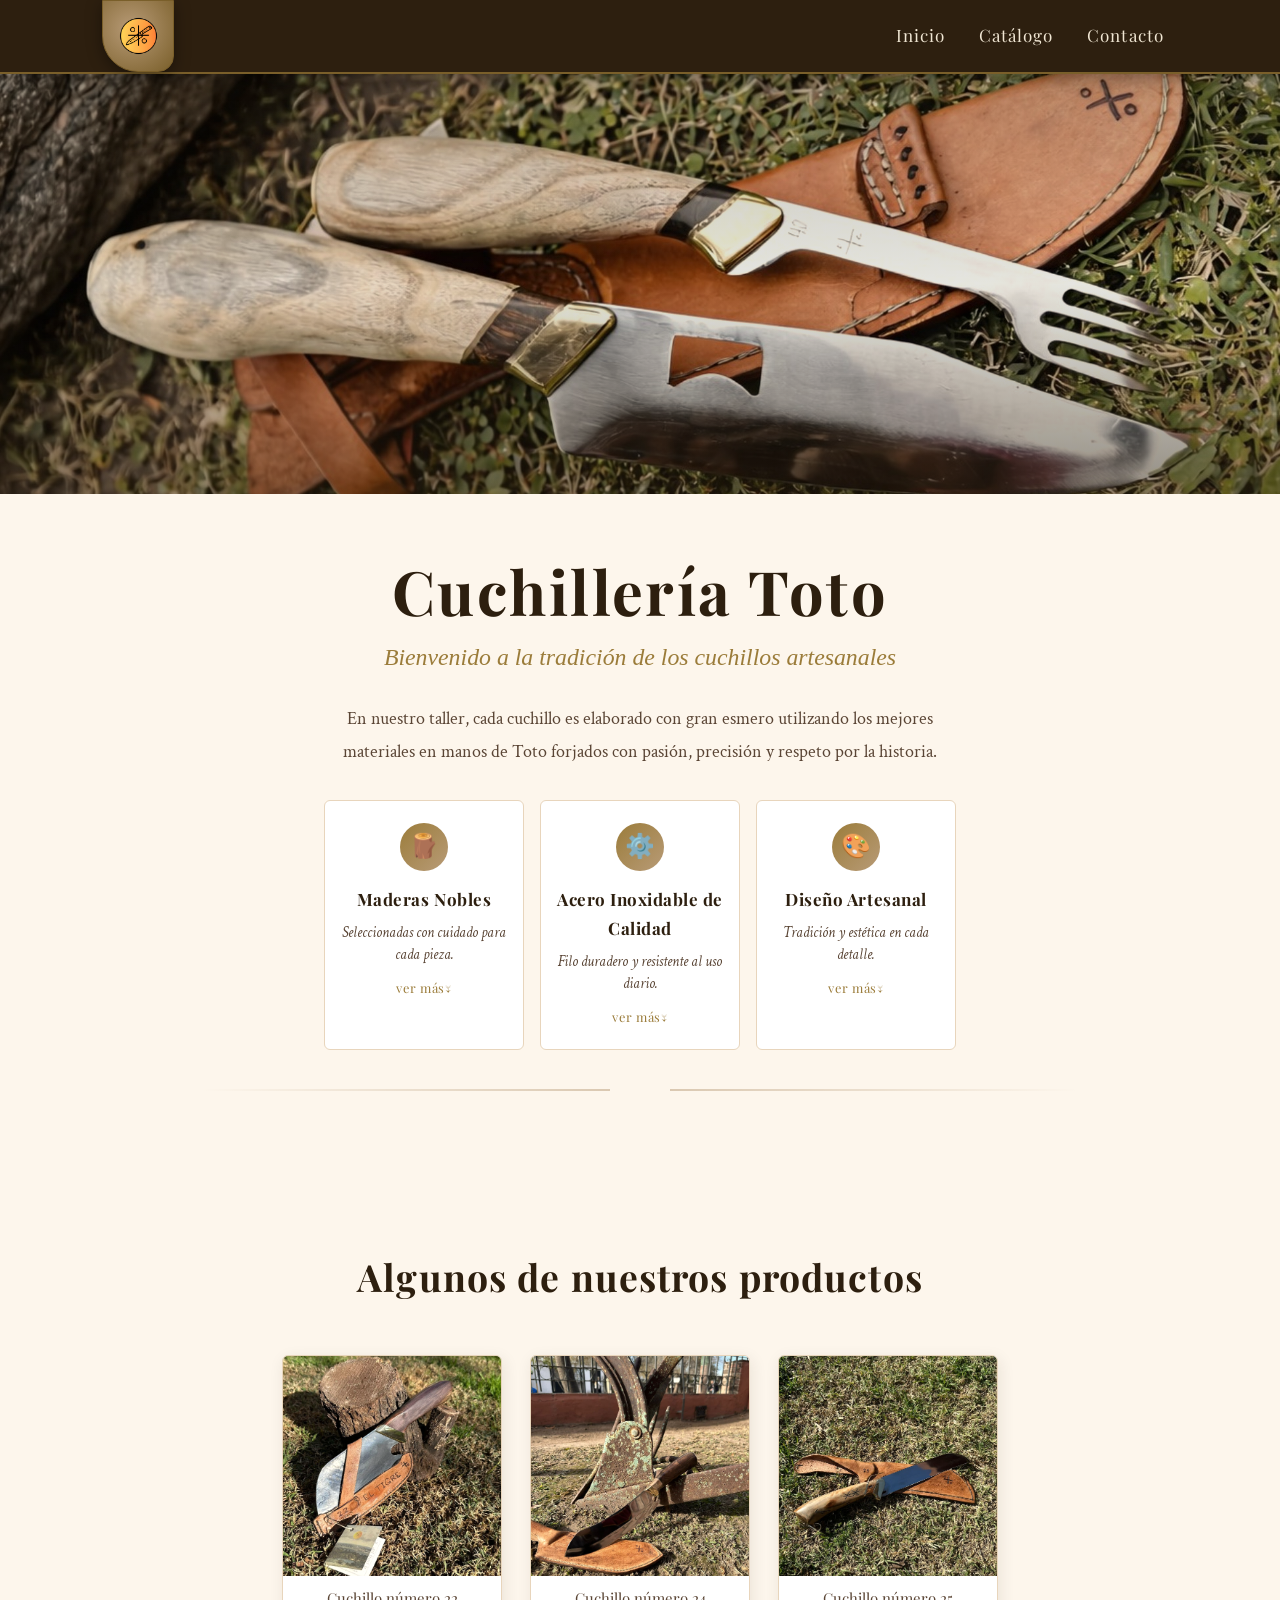
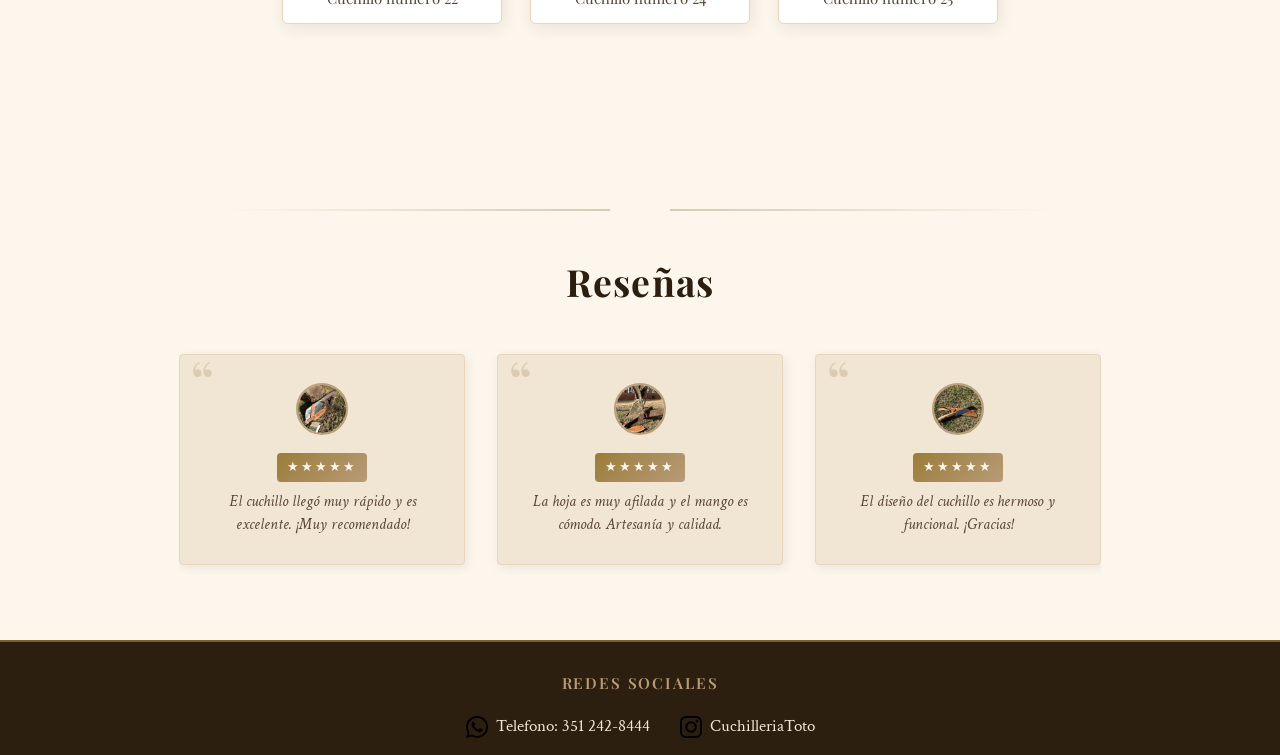
<file: index.html>
<!DOCTYPE html>
<html lang="es">
<head>
    <meta charset="UTF-8">
    <meta name="viewport" content="width=device-width, initial-scale=1.0">
    <link rel="shortcut icon" href="./recursos/imagenes/LogoFinal.png" type="image/png">
    <title>Cuchillería Toto</title>
    <link rel="stylesheet" href="./recursos/css/index.css">
    <script type="module" src="./recursos/js/index.js"></script>
</head>
<body>
    <header>
        <div class="logo">
            <a href="index.html">  
                <img src="./recursos/imagenes/LogoFinal.png" alt="Logo" width="40">
            </a>
        </div>
        <nav class="nav">
            <ul>
                <li><a href="index.html">Inicio</a></li>
                <li><a href="catalogo.html">Catálogo</a></li>
                <li><a href="contacto.html">Contacto</a></li>
            </ul>
        </nav>
    </header>

    <section class="hero">
        <img src="./recursos/imagenes/ImagenHero.jpg" alt="Cuchillo principal" class="hero-img">
    </section>

    <section class="presentacion">
        <h1>Cuchillería Toto</h1>
        <h2>Bienvenido a la tradición de los cuchillos artesanales</h2>
        <p>
            En nuestro taller, cada cuchillo es elaborado con gran esmero utilizando los mejores materiales en manos de Toto forjados con pasión, precisión y respeto por la historia. 
        </p>
            <div class="pilares-grid">
  <div class="pilar-card" onclick="this.classList.toggle('abierto')">
    <div class="pilar-icono">🪵</div>
    <div class="pilar-titulo">Maderas Nobles</div>
    <div class="pilar-desc">Seleccionadas con cuidado para cada pieza.</div>
    <span class="pilar-ver-mas">ver más</span>
    <div class="pilar-detalle">Quebracho, guayacán, lapacho, entre otras elegidas por su dureza y veta natural para garantizar durabilidad y belleza.</div>
  </div>
  <div class="pilar-card" onclick="this.classList.toggle('abierto')">
    <div class="pilar-icono">⚙️</div>
    <div class="pilar-titulo">Acero Inoxidable de Calidad</div>
    <div class="pilar-desc">Filo duradero y resistente al uso diario.</div>
    <span class="pilar-ver-mas">ver más</span>
    <div class="pilar-detalle">Tratado térmicamente para garantizar resistencia y un corte preciso que se mantiene en el tiempo.</div>
  </div>
  <div class="pilar-card" onclick="this.classList.toggle('abierto')">
    <div class="pilar-icono">🎨</div>
    <div class="pilar-titulo">Diseño Artesanal</div>
    <div class="pilar-desc">Tradición y estética en cada detalle.</div>
    <span class="pilar-ver-mas">ver más</span>
    <div class="pilar-detalle">Cada cuchillo tiene identidad propia con acabados y proporciones que reflejan el carácter único del taller.</div>
  </div>
</div>
        <hr class="linea-decorativa">
    </section>
    <section class="productos" id="cuchillos-lista">
        <h3>Algunos de nuestros productos</h3>
        <div class="productos-lista">
        </div>
    </section>
    <section class="reseñas">
        <hr class="linea-decorativa">
        <h3>Reseñas</h3>
        <div class="reseñas-lista">
            <article>
                <img src="./recursos/imagenes/Cuchillo N22 con funda.jpg" width="50" alt="Reseña 1">
                <div class="estrellas">★★★★★</div>
                <p>El cuchillo llegó muy rápido y es excelente. ¡Muy recomendado!</p>
            </article>
            <article>
                <img src="./recursos/imagenes/Cuchillo N24 sin funda acostado.jpg" width="50" alt="Reseña 2">
                <div class="estrellas">★★★★★</div>
                <p>La hoja es muy afilada y el mango es cómodo. Artesanía y calidad.</p>
            </article>
            <article>
                <img src="./recursos/imagenes/Cuchillo N25 de costado derecha.jpg" width="50" alt="Reseña 3">
                <div class="estrellas">★★★★★</div>
                <p>El diseño del cuchillo es hermoso y funcional. ¡Gracias!</p>
            </article>
        </div>
    </section>
    <footer>
        <div>
            <h4>Redes Sociales</h4>
            <ul>
                <li>
                    <a href="https://wa.me/3512428444" target="nuevo">
                        <img src="./recursos/imagenes/whatsapp.png" alt="whatsapp" width="20">
                        Telefono: 351 242-8444
                    </a>
                </li>
                <li>
                    <a href="https://www.instagram.com/cuchilleriatoto?igsh=MWNwNGl0OW1ucXQxNw==" target="nuevo">
                        <img src="./recursos/imagenes/Logo ig.png" alt="Instagram" width="20">
                        CuchilleriaToto
                    </a>
                </li>
            </ul>
        </div>
    </footer>
</body>
</html>
</file>
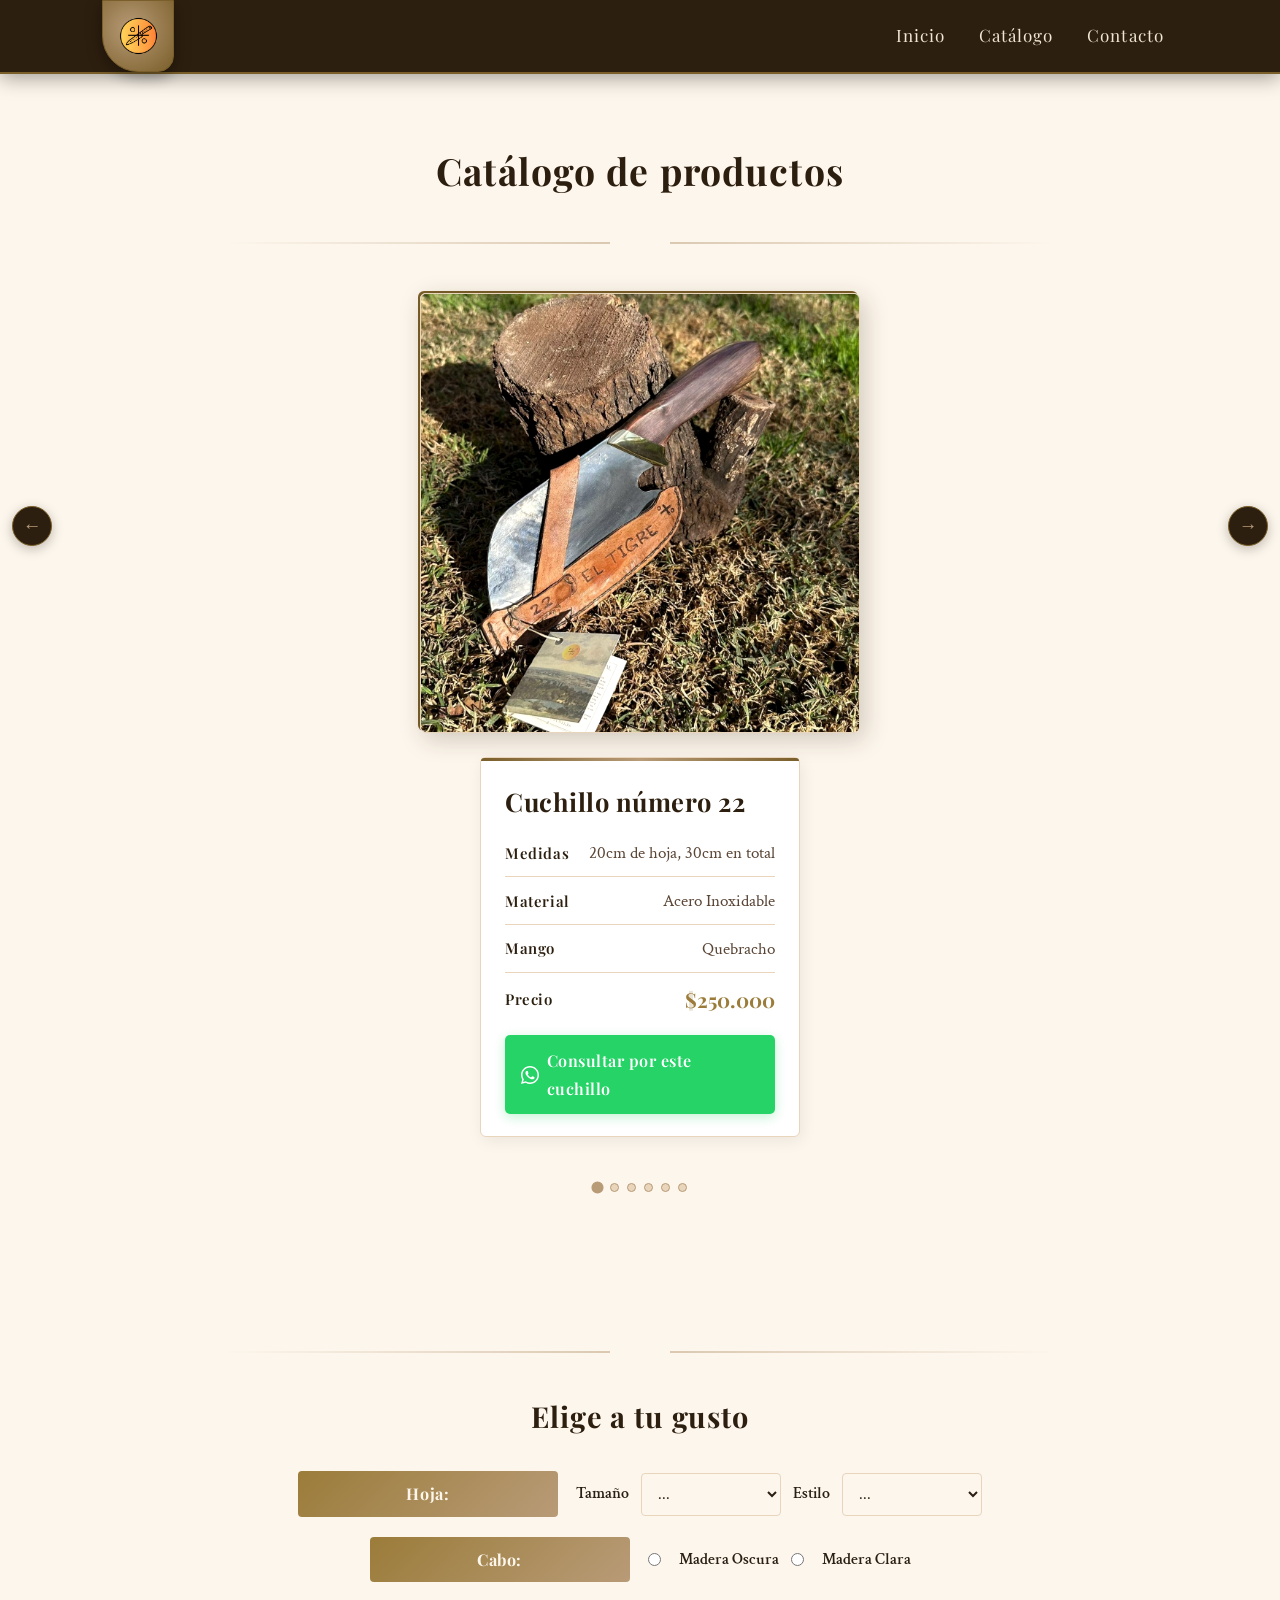
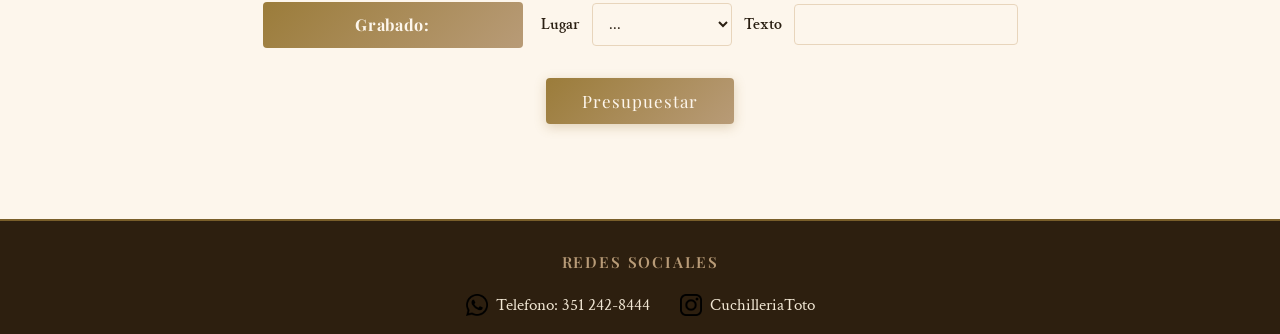
<file: catalogo.html>
<!DOCTYPE html>
<html lang="es">
<head>
    <meta charset="UTF-8">
    <meta name="viewport" content="width=device-width, initial-scale=1.0">
    <link rel="shortcut icon" href="./recursos/imagenes/LogoFinal.png" type="image/png">
    <title>Catálogo | Cuchillería Toto</title>
    <link rel="stylesheet" href="./recursos/css/index.css">
    <script type="module" src="./recursos/js/index.js"></script>
    <script type="module" src="./recursos/js/mensaje.js"></script>
</head>
<body>
    <header>
        <div class="logo">
            <a href="index.html">
                <img src="./recursos/imagenes/LogoFinal.png" alt="Logo" width="40">
            </a>
        </div>
        <nav class="nav">
            <ul>
                <li><a href="index.html">Inicio</a></li>
                <li><a href="catalogo.html">Catálogo</a></li>
                <li><a href="contacto.html">Contacto</a></li>
            </ul>
        </nav>
    </header>
    <main>
        <section class="catalogo-productos" id="cuchillos-catalogo">
            <h2>Catálogo de productos</h2>
            <hr class="linea-decorativa">
            <div class="catalogo-lista">
            </div>
        </section>
        <section class="catalogo-productos">
            <hr class="linea-decorativa">
            <h3>Elige a tu gusto</h3>
            <form action="catalogo.html" method="post" class="catalogo-form">
                <div class="catalogo-form-row">
                    <label class="catalogo-label"><strong>Hoja:</strong></label>
                    <span>
                        <label for="tamano">Tamaño</label>
                        <select name="tamano" id="tamano">
                            <option value="...">...</option>
                            <option value="10 - 12cm">10 - 12cm</option>
                            <option value="12 - 14cm">12 - 14cm</option>
                            <option value="14 - 16cm">14 - 16cm</option>
                            <option value="16 - 18cm">16 - 18cm</option>
                        </select>
                        <label for="estilo">Estilo</label>
                        <select name="estilo" id="estilo">
                            <option value="...">...</option>
                            <option value="Pulida">Pulida</option>
                            <option value="Golpeada">Golpeada</option>
                            <option value="Rustica">Rústica</option>
                        </select>
                    </span>
                </div>
                <div class="catalogo-form-row">
                    <label class="catalogo-label" ><strong>Cabo:</strong></label>
                    <span>
                        <input type="radio" name="cabo" value="Madera Oscura" id="cabo-oscura">
                        <label for="cabo-oscura">Madera Oscura</label>
                        <input type="radio" name="cabo" value="Madera Clara" id="cabo-clara">
                        <label for="cabo-clara">Madera Clara</label>
                    </span>
                </div>
                <div class="catalogo-form-row">
                    <label class="catalogo-label"><strong>Grabado:</strong></label>
                    <span>
                        <label for="grabado-lugar">Lugar</label>
                        <select name="grabado-lugar" id="grabado-lugar">
                            <option value="...">...</option>
                            <option value="Hoja">Hoja</option>
                            <option value="Cabo">Cabo</option>
                            <option value="Vaina">Vaina</option>
                        </select>
                        <label for="grabado-texto">Texto</label>
                        <input type="text" name="grabado-texto" id="grabado-texto">
                    </span>
                </div>
                <button type="submit" id="boton-consulta">Presupuestar</button>
            </form>
        </section>
    </main>
    <footer>
        <div>
            <h4>Redes Sociales</h4>
            <ul>
                <li>
                    <a href="https://wa.me/3512428444" target="nuevo">
                        <img src="./recursos/imagenes/whatsapp.png" alt="whatsapp" width="20">
                        Telefono: 351 242-8444
                    </a>
                </li>
                <li>
                    <a href="https://www.instagram.com/cuchilleriatoto?igsh=MWNwNGl0OW1ucXQxNw==" target="nuevo">
                        <img src="./recursos/imagenes/Logo ig.png" alt="Instagram" width="20">
                        CuchilleriaToto
                    </a>
                </li>
            </ul>
        </div>
    </footer>
</body>
</html>
</file>
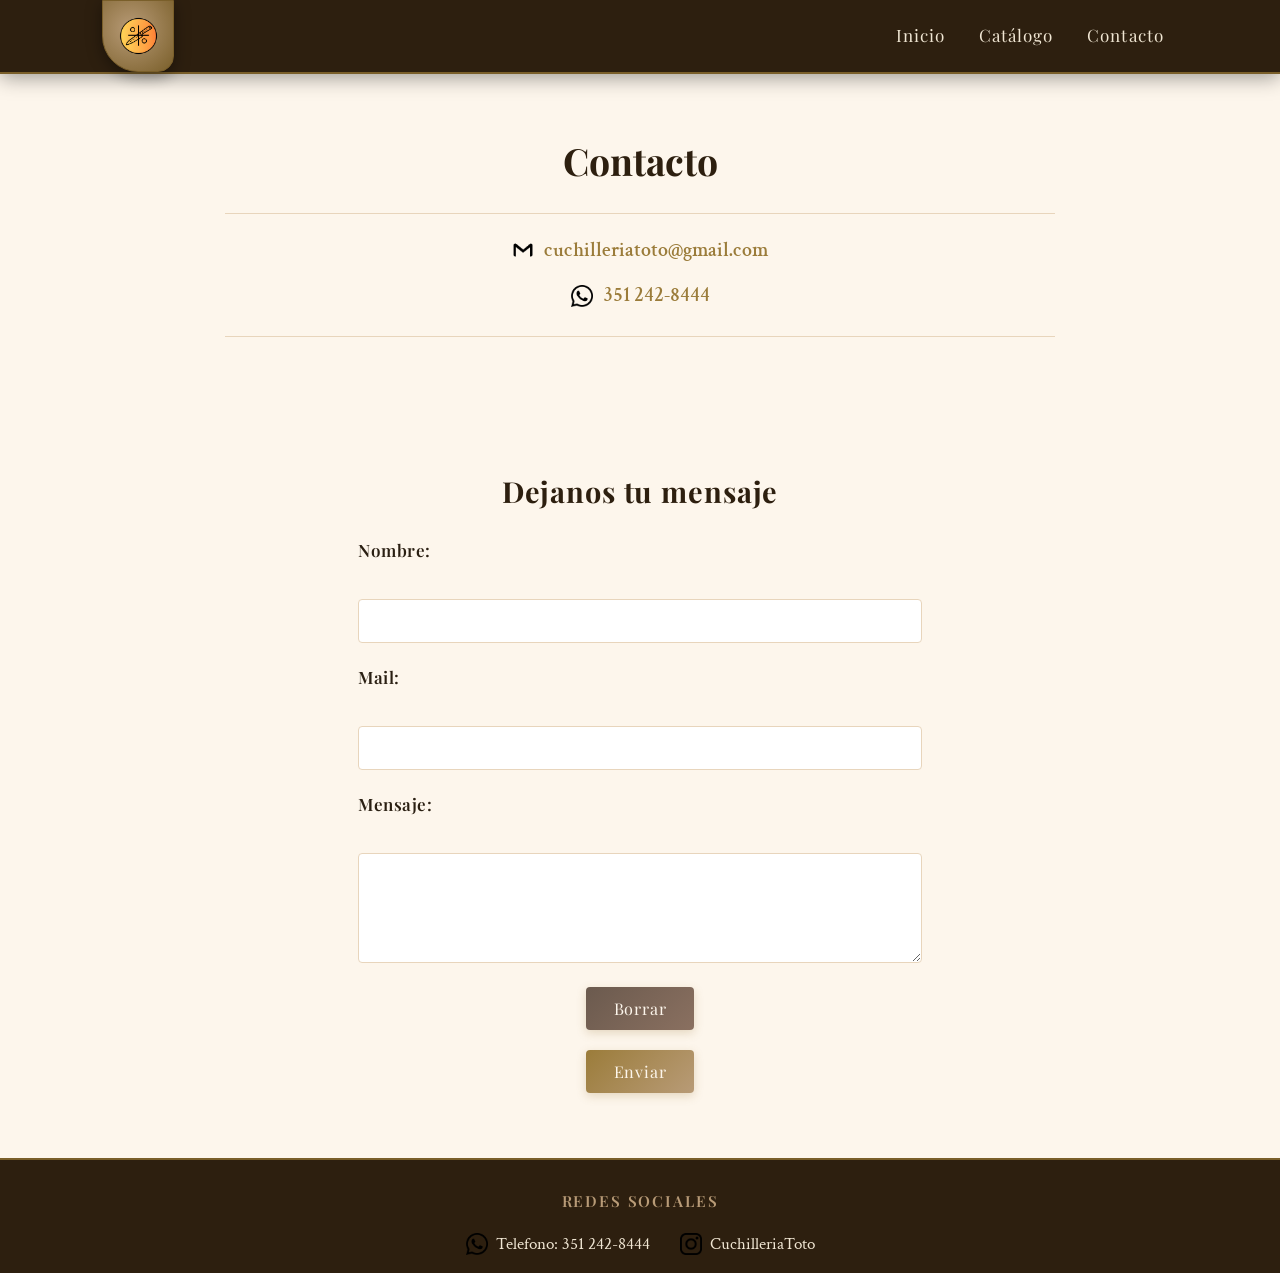
<file: contacto.html>
<!DOCTYPE html>
<html lang="es">
<head>
    <meta charset="UTF-8">
    <meta name="viewport" content="width=device-width, initial-scale=1.0">
    <link rel="shortcut icon" href="./recursos/imagenes/LogoFinal.png" type="image/png">
    <title>Contacto | Cuchillería Toto</title>
    <link rel="stylesheet" href="./recursos/css/index.css">
    <script type="module" src="./recursos/js/contacto.js"></script>
</head>
<body>
    <header>
        <div class="logo">
            <a href="index.html">
                <img src="./recursos/imagenes/LogoFinal.png" alt="Logo" width="40">
            </a>
        </div>
        <nav class="nav">
            <ul>
                <li><a href="index.html">Inicio</a></li>
                <li><a href="catalogo.html">Catálogo</a></li>
                <li><a href="contacto.html">Contacto</a></li>
            </ul>
        </nav>
    </header>
    <main>
        <section class="contacto-section">
            <h2>Contacto</h2>
            <hr>
            <div class="contacto-info">
                <p>
                  <a href="mailto:cuchilleriatoto@gmail.com?subject=Consulta&body=Hola%20Tomaas,%20tengo%20una%20consulta." target="nuevo">
                    <img src="./recursos/imagenes/gmail.png" alt="mail" width="20">
                    cuchilleriatoto@gmail.com
                  </a>
                </p>
                <p>
                  <a href="https://wa.me/3512428444" target="nuevo">
                        <img src="./recursos/imagenes/whatsapp.png" alt="whatsapp" width="20">
                        351 242-8444
                  </a>
                </p>
            </div>
            <hr>
        </section>
        <section class="contacto-section">
            <h3>Dejanos tu mensaje</h3>
            <form id="contacto-form" class="contacto-form">
                <label for="id-nombre">Nombre:</label>
                <br>
                <input type="text" name="nombre" id="id-nombre" required>
                <br>
                <label for="id-mail">Mail:</label>
                <br>
                <input type="email" name="mail" id="id-mail" required>
                <br>
                <label for="id-mensaje">Mensaje:</label>
                <br>
                <textarea name="mensaje" id="id-mensaje" rows="4" required></textarea>
                <br>
                <button type="reset">Borrar</button>
                <br>
                <button type="submit">Enviar</button>
            </form>
        </section>
    </main>
    <footer>
        <div>
            <h4>Redes Sociales</h4>
            <ul>
                <li>
                    <a href="https://wa.me/3512428444" target="nuevo">
                        <img src="./recursos/imagenes/whatsapp.png" alt="whatsapp" width="20">
                        Telefono: 351 242-8444
                    </a>
                </li>
                <li>
                    <a href="https://www.instagram.com/cuchilleriatoto?igsh=MWNwNGl0OW1ucXQxNw==" target="nuevo">
                        <img src="./recursos/imagenes/Logo ig.png" alt="Instagram" width="20">
                        CuchilleriaToto
                    </a>
                </li>
            </ul>
        </div>
    </footer>
    </body>
</html>
</file>
<file: recursos/css/index.css>
@import url('https://fonts.googleapis.com/css2?family=Playfair+Display:ital,wght@0,400;0,600;0,700;1,400&family=Crimson+Text:ital,wght@0,400;0,600;1,400&family=IM+Fell+English:ital@0;1&display=swap');

/* VARIABLES */
:root {
    --oro:       #b89b77;
    --oro-osc:   #9b7c3a;
    --oro-prof:  #7a5f2a;
    --tierra:    #2d1f0f;
    --crema:     #fdf6ec;
    --crema-osc: #f0e6d3;
    --crema-med: #e8d5bc;
    --texto:     #2a1f12;
    --texto-sua: #5a4535;
}

/* RESET */
* { margin: 0; padding: 0; box-sizing: border-box; }
html { scroll-behavior: smooth; }

/* BODY */
body {
    font-family: 'Crimson Text', Georgia, serif;
    background-color: var(--crema);
    color: var(--texto);
    display: flex;
    flex-direction: column;
    min-height: 100vh;
    font-size: 17px;
    line-height: 1.7;
}

/* HEADER */
header {
    background-color: var(--tierra);
    display: flex;
    align-items: center;
    justify-content: space-between;
    padding: 0 4vw;
    position: sticky;
    top: 0;
    z-index: 100;
    box-shadow: 0 3px 20px rgba(0,0,0,0.4);
    flex-wrap: wrap;
    gap: 8px;
    border-bottom: 2px solid var(--oro-prof);
    min-height: 64px;
}

header .logo a {
    display: flex;
    align-items: center;
    justify-content: center;
    width: 64px;
    height: 64px;
    background: radial-gradient(circle at 40% 40%, var(--oro), var(--oro-prof));
    border-radius: 0 0 16px 50%;
    box-shadow: 0 4px 16px rgba(0,0,0,0.4);
    flex-shrink: 0;
    border: 1.5px solid var(--oro-prof);
}

header .logo img { width: 55%; height: auto; }

nav.nav {
    flex-grow: 1;
    display: flex;
    justify-content: flex-end;
    align-items: center;
}

nav.nav ul {
    list-style: none;
    display: flex;
    gap: 4px;
    flex-wrap: wrap;
    justify-content: center;
}

nav.nav a {
    color: var(--crema-osc);
    text-decoration: none;
    font-family: 'Playfair Display', serif;
    font-size: 0.92em;
    font-weight: 400;
    letter-spacing: 0.06em;
    padding: 6px 14px;
    transition: color 0.3s;
    position: relative;
}

nav.nav a::after {
    content: '';
    position: absolute;
    bottom: 2px; left: 14px; right: 14px;
    height: 1px;
    background: var(--oro);
    transform: scaleX(0);
    transition: transform 0.3s;
}

nav.nav a:hover { color: var(--oro); }
nav.nav a:hover::after { transform: scaleX(1); }

/* HERO */
section.hero { position: relative; overflow: hidden; }

section.hero img {
    width: 100%;
    height: 450px;
    object-fit: cover;
    object-position: center center; 
    display: block;
    filter: sepia(20%) brightness(0.88) contrast(1.05);
}

section.hero::after {
    content: '';
    position: absolute;
    inset: 0;
    background: linear-gradient(to bottom, rgba(45,31,15,0.2) 0%, rgba(45,31,15,0) 50%, rgba(45,31,15,0.45) 100%);
}

/* MAIN */
main { flex: 1; }

/* PRESENTACION */
section.presentacion {
    padding: 50px 6vw 40px;
    text-align: center;
}

section.presentacion h1 {
    font-family: 'Playfair Display', serif;
    font-size: 2.6em;
    font-weight: 700;
    color: var(--tierra);
    letter-spacing: 0.04em;
    margin-bottom: 10px;
    line-height: 1.2;
}

section.presentacion h2 {
    font-family: 'IM Fell English', serif;
    font-style: italic;
    font-size: 1.15em;
    color: var(--oro-osc);
    font-weight: 400;
    margin-bottom: 24px;
}

section.presentacion p {
    max-width: 640px;
    margin: 0 auto;
    font-size: 1.05em;
    color: var(--texto-sua);
    line-height: 1.85;
}

/* ── PILARES INTERACTIVOS ── */
.pilares-grid {
    display: flex;
    justify-content: center;
    gap: 16px;
    flex-wrap: wrap;
    max-width: 720px;
    margin: 32px auto 0;
}

.pilar-card {
    flex: 0 0 180px;
    background: #fff;
    border: 1px solid var(--crema-med);
    border-radius: 6px;
    padding: 22px 16px 18px;
    text-align: center;
    cursor: pointer;
    transition: transform 0.25s, box-shadow 0.25s, border-color 0.25s;
    position: relative;
    overflow: hidden;
}

.pilar-card::after {
    content: '';
    position: absolute;
    bottom: 0; left: 0; right: 0;
    height: 3px;
    background: linear-gradient(90deg, var(--oro-prof), var(--oro));
    transform: scaleX(0);
    transition: transform 0.3s;
    transform-origin: left;
}

.pilar-card:hover,
.pilar-card.abierto {
    transform: translateY(-4px);
    box-shadow: 0 8px 24px rgba(155,124,58,0.18);
    border-color: var(--oro);
}

.pilar-card:hover::after,
.pilar-card.abierto::after { transform: scaleX(1); }

.pilar-icono {
    width: 48px;
    height: 48px;
    border-radius: 50%;
    background: linear-gradient(135deg, var(--oro-osc), var(--oro));
    margin: 0 auto 14px;
    display: flex;
    align-items: center;
    justify-content: center;
    font-size: 1.4em;
    color: var(--crema);
}

.pilar-titulo {
    font-family: 'Playfair Display', serif;
    font-size: 1em;
    font-weight: 700;
    color: var(--tierra);
    margin-bottom: 8px;
    letter-spacing: 0.03em;
}

.pilar-desc {
    font-size: 0.88em;
    color: var(--texto-sua);
    line-height: 1.5;
    font-style: italic;
}

.pilar-ver-mas {
    display: inline-block;
    margin-top: 10px;
    font-size: 0.75em;
    color: var(--oro-osc);
    font-family: 'Playfair Display', serif;
    letter-spacing: 0.05em;
    transition: color 0.2s;
}

.pilar-ver-mas::after {
    content: ' ↓';
    display: inline-block;
    transition: transform 0.3s;
}

.pilar-card.abierto .pilar-ver-mas { color: var(--oro-prof); }
.pilar-card.abierto .pilar-ver-mas::after { transform: rotate(180deg); }

.pilar-detalle {
    display: none;
    font-size: 0.83em;
    color: var(--oro-prof);
    margin-top: 10px;
    padding-top: 10px;
    border-top: 1px solid var(--crema-med);
    line-height: 1.55;
    text-align: left;
}

.pilar-card.abierto .pilar-detalle { display: block; }

/* LINEA DECORATIVA */
.linea-decorativa {
    border: none;
    margin: 30px auto;
    width: 90%;
    height: 20px;
    position: relative;
    background: transparent;
}

.linea-decorativa::before,
.linea-decorativa::after {
    content: '';
    position: absolute;
    top: 50%;
    height: 1px;
    transform: translateY(-50%);
    width: calc(50% - 30px);
}

.linea-decorativa::before {
    left: 0;
    background: linear-gradient(to right, transparent, var(--oro));
}

.linea-decorativa::after {
    right: 0;
    background: linear-gradient(to left, transparent, var(--oro));
}

/* SECCIONES */
section.productos,
section.catalogo-productos,
section.reseñas {
    position: relative;
    padding: 36px 5vw;
    margin: 10px 0;
}

section.productos h3,
section.reseñas h3,
section.catalogo-productos h2,
section > h3 {
    font-family: 'Playfair Display', serif;
    font-size: 1.7em;
    text-align: center;
    color: var(--tierra);
    font-weight: 700;
    margin-bottom: 8px;
    letter-spacing: 0.03em;
}

/* LISTAS SCROLL */
.reseñas-lista,
.catalogo-lista {
    display: flex;
    align-items: center;
    justify-content: flex-start;
    gap: 18px;
    position: relative;
    flex-wrap: nowrap;
    overflow-x: scroll;
    scroll-snap-type: x mandatory;
    scrollbar-width: none;
    padding: 14px 10px;
}

.reseñas-lista::-webkit-scrollbar,
.catalogo-lista::-webkit-scrollbar { display: none; }

/* ── GALERÍA HOME — cuadrada, centrada, con hover elegante ── */
.productos-lista {
    display: flex;
    align-items: stretch;
    justify-content: center;
    flex-wrap: wrap;
    gap: 20px;
    padding: 16px 10px;
    overflow-x: visible;
    scroll-snap-type: none;
    scrollbar-width: none;
}

.productos-lista::-webkit-scrollbar { display: none; }

.productos-lista article {
    flex: 0 0 200px;
    max-width: 200px;
    display: flex;
    flex-direction: column;
    align-items: stretch;
    background: #fff;
    border: 1px solid var(--crema-med);
    border-radius: 6px;
    overflow: hidden;
    box-shadow: 2px 4px 16px rgba(45,31,15,0.09);
    cursor: pointer;
    transition: transform 0.28s, box-shadow 0.28s;
    padding: 0;
    gap: 0;
    position: relative;
    scroll-snap-align: none;
}

.productos-lista article::before {
    content: '';
    position: absolute;
    top: 0; left: 0; right: 0;
    height: 3px;
    background: linear-gradient(90deg, var(--oro-prof), var(--oro), var(--oro-prof));
    opacity: 0;
    transition: opacity 0.28s;
    z-index: 1;
}

.productos-lista article:hover {
    transform: translateY(-5px);
    box-shadow: 4px 10px 28px rgba(155,124,58,0.22);
}

.productos-lista article:hover::before { opacity: 1; }

.productos-lista img {
    width: 100%;
    height: 200px;
    object-fit: cover;
    border-radius: 0;
    border: none;
    margin: 0;
    display: block;
    transition: transform 0.4s ease;
    filter: sepia(10%);
    box-shadow: none;
}

.productos-lista article:hover img { transform: scale(1.04); }

.productos-lista p {
    font-family: 'Playfair Display', serif;
    font-size: 0.88em;
    color: var(--texto-sua);
    padding: 10px 12px 12px;
    text-align: center;
    margin: 0;
}

/* RESEÑAS */
.reseñas-lista article {
    background: var(--crema-osc);
    border: 1px solid var(--crema-med);
    padding: 18px;
    border-radius: 4px;
    width: 170px;
    min-height: 200px;
    max-width: 90%;
    display: flex;
    flex-direction: column;
    align-items: center;
    text-align: center;
    flex-shrink: 0;
    scroll-snap-align: center;
    box-shadow: 2px 3px 12px rgba(0,0,0,0.08);
    position: relative;
}

.reseñas-lista article::before {
    content: '\201C';
    position: absolute;
    top: -4px; left: 10px;
    font-family: 'Playfair Display', serif;
    font-size: 3.5em;
    color: var(--oro);
    opacity: 0.35;
    line-height: 1;
}

.reseñas-lista img {
    width: 52px;
    height: 52px;
    border-radius: 50%;
    object-fit: cover;
    margin-bottom: 10px;
    border: 2.5px solid var(--oro);
    filter: sepia(15%);
}

.estrellas {
    color: var(--crema);
    background: linear-gradient(135deg, var(--oro-osc), var(--oro));
    border-radius: 4px;
    padding: 3px 10px;
    font-size: 0.78em;
    margin: 8px 0;
    letter-spacing: 2px;
}

.reseñas-lista p {
    color: var(--texto-sua);
    font-size: 0.92em;
    line-height: 1.5;
    font-style: italic;
}

/* CATALOGO LISTA */
.catalogo-lista {
    justify-content: center;
    padding: 10px 0;
}

.catalogo-lista article {
    text-align: center;
    background: transparent;
    padding: 0;
    border-radius: 0;
    flex: 0 0 auto;
    flex-direction: column;
    display: flex;
    align-items: center;
    gap: 8px;
    scroll-snap-align: center;
}

.catalogo-lista img {
    width: 110px;
    height: 110px;
    object-fit: cover;
    border-radius: 50%;
    margin-bottom: 6px;
    border: 3px solid var(--oro);
    transition: transform 0.25s;
}

.catalogo-lista img:hover { transform: scale(1.05); }
.catalogo-lista p { font-size: 0.9em; color: var(--texto-sua); line-height: 1.3; margin: 0; }

/* FORMULARIO CATALOGO */
section > .catalogo-form { max-width: 800px; margin: 30px auto; padding: 0 5vw; }

.catalogo-form {
    display: flex;
    flex-direction: column;
    align-items: center;
    max-width: 650px;
    margin: 0 auto;
    gap: 20px;
}

.catalogo-form-row {
    display: flex;
    flex-direction: column;
    align-items: stretch;
    justify-content: flex-start;
    gap: 12px;
}

.catalogo-label {
    background: linear-gradient(135deg, var(--oro-osc), var(--oro));
    color: var(--crema) !important;
    width: 100%;
    text-align: center;
    font-weight: 600;
    border-radius: 4px;
    padding: 9px 12px;
    font-size: 0.95em;
    display: flex;
    justify-content: center;
    align-items: center;
    font-family: 'Playfair Display', serif;
    letter-spacing: 0.04em;
}

.catalogo-label::before,
.catalogo-label::after { display: none !important; }

.catalogo-form-row label { font-weight: 600; color: var(--texto); font-size: 0.95em; }
.catalogo-form-row span { display: flex; flex-direction: column; align-items: stretch; gap: 8px; }

.catalogo-form select,
.catalogo-form input[type="text"] {
    padding: 9px 12px;
    border: 1.5px solid var(--crema-med);
    border-radius: 4px;
    font-size: 0.95em;
    font-family: 'Crimson Text', serif;
    width: 100%;
    background: var(--crema);
    color: var(--texto);
    transition: border-color 0.2s;
}

.catalogo-form select:focus,
.catalogo-form input[type="text"]:focus { outline: none; border-color: var(--oro); }

.catalogo-form input[type="radio"],
.catalogo-form input[type="checkbox"] { margin-right: 6px; }

.catalogo-form button,
.catalogo-form input[type="submit"] {
    background: linear-gradient(135deg, var(--oro-osc), var(--oro));
    color: var(--crema);
    border: none;
    padding: 12px 36px;
    border-radius: 4px;
    font-size: 1em;
    font-family: 'Playfair Display', serif;
    letter-spacing: 0.06em;
    cursor: pointer;
    transition: opacity 0.25s, transform 0.15s;
    align-self: center;
    margin-top: 10px;
    box-shadow: 0 3px 12px rgba(155,124,58,0.3);
}

.catalogo-form button:hover,
.catalogo-form input[type="submit"]:hover { opacity: 0.88; transform: translateY(-1px); }

/* CONTACTO */
section.contacto-section { padding: 40px 6vw; text-align: center; }

section.contacto-section h2 {
    font-family: 'Playfair Display', serif;
    font-size: 1.8em;
    color: var(--tierra);
    font-weight: 700;
    margin-bottom: 18px;
}

section.contacto-section h3 {
    font-family: 'Playfair Display', serif;
    font-size: 1.4em;
    color: var(--tierra);
    font-weight: 700;
    margin-bottom: 20px;
}

section.contacto-section hr { border: none; border-top: 1px solid var(--crema-med); margin: 20px auto; width: 90%; }

.contacto-info { margin: 0 auto 24px auto; max-width: 500px; }
.contacto-info p { margin: 12px 0; font-size: 1.05em; }

.contacto-info a {
    color: var(--oro-osc);
    text-decoration: none;
    display: flex;
    align-items: center;
    justify-content: center;
    gap: 10px;
    font-weight: 600;
    font-size: 1.1em;
    transition: color 0.3s;
}

.contacto-info a:hover { color: var(--oro-prof); }
.contacto-info img { width: 22px; height: 22px; }

.contacto-form { max-width: 600px; margin: 0 auto; padding: 0 4vw; }

.contacto-form label {
    display: block;
    text-align: left;
    font-weight: 600;
    color: var(--texto);
    margin-top: 16px;
    margin-bottom: 5px;
    font-size: 1em;
    font-family: 'Playfair Display', serif;
    letter-spacing: 0.03em;
}

.contacto-form input[type="text"],
.contacto-form input[type="email"],
.contacto-form textarea {
    width: 100%;
    padding: 10px 12px;
    border: 1.5px solid var(--crema-med);
    border-radius: 4px;
    font-size: 1em;
    font-family: 'Crimson Text', serif;
    margin-bottom: 4px;
    background: #fff;
    color: var(--texto);
    transition: border-color 0.2s;
}

.contacto-form input:focus,
.contacto-form textarea:focus { outline: none; border-color: var(--oro); }
.contacto-form textarea { resize: vertical; min-height: 110px; }

.contacto-form button {
    background: linear-gradient(135deg, var(--oro-osc), var(--oro));
    color: var(--crema);
    border: none;
    padding: 11px 28px;
    border-radius: 4px;
    font-size: 0.95em;
    font-family: 'Playfair Display', serif;
    letter-spacing: 0.05em;
    cursor: pointer;
    margin: 10px 6px;
    transition: opacity 0.25s, transform 0.15s;
    box-shadow: 0 3px 10px rgba(155,124,58,0.25);
}

.contacto-form button:hover { opacity: 0.85; transform: translateY(-1px); }

.contacto-form button[type="reset"] {
    background: linear-gradient(135deg, #6b5a4e, #8a7060);
}

/* FOOTER */
footer {
    background-color: var(--tierra);
    color: var(--crema-osc);
    padding: 28px 0 14px 0;
    text-align: center;
    margin-top: auto;
    border-top: 2px solid var(--oro-prof);
}

footer h4 {
    margin-bottom: 16px;
    font-family: 'Playfair Display', serif;
    font-size: 0.9em;
    font-weight: 600;
    letter-spacing: 0.12em;
    color: var(--oro);
    text-transform: uppercase;
}

footer ul { list-style: none; display: flex; justify-content: center; gap: 18px; flex-wrap: wrap; }

footer a {
    color: var(--crema-osc);
    text-decoration: none;
    display: flex;
    align-items: center;
    gap: 7px;
    font-size: 1em;
    transition: color 0.3s;
    flex-direction: column;
}

footer a:hover { color: var(--oro); }
footer img { width: 22px; height: 22px; }

/* CARRUSEL */
.carrusel-track {
    display: block !important;
    overflow: visible !important;
    position: relative;
    width: 100%;
    padding: 0 !important;
}

.carrusel-slide {
    display: none;
    flex-direction: column;
    align-items: center;
    gap: 24px;
    animation: fadeSlide 0.4s ease;
    padding: 10px 0 28px 0;
}

.carrusel-slide.activo { display: flex; }

@keyframes fadeSlide {
    from { opacity: 0; transform: translateY(12px); }
    to   { opacity: 1; transform: translateY(0); }
}

.carrusel-imagen-wrap {
    width: 100%;
    max-width: 380px;
    aspect-ratio: 4 / 3;
    overflow: hidden;
    border-radius: 6px;
    box-shadow: 4px 6px 24px rgba(45,31,15,0.22), -2px -2px 0 var(--oro-prof);
    border: 1px solid var(--crema-med);
}

.carrusel-img {
    width: 100%;
    height: 100%;
    object-fit: cover;
    display: block;
    transition: transform 0.5s ease;
    filter: sepia(8%) contrast(1.04);
}

.carrusel-img:hover { transform: scale(1.04); }

.carrusel-info {
    width: 100%;
    max-width: 380px;
    background: #fff;
    border: 1px solid var(--crema-med);
    border-radius: 6px;
    padding: 22px 24px;
    box-shadow: 2px 4px 16px rgba(0,0,0,0.07);
    position: relative;
}

.carrusel-info::before {
    content: '';
    position: absolute;
    top: 0; left: 0; right: 0;
    height: 3px;
    background: linear-gradient(90deg, var(--oro-prof), var(--oro), var(--oro-prof));
    border-radius: 6px 6px 0 0;
}

.carrusel-nombre {
    font-family: 'Playfair Display', serif;
    font-size: 1.35em;
    color: var(--tierra);
    font-weight: 700;
    margin-bottom: 16px;
    text-align: center;
    letter-spacing: 0.02em;
}

.carrusel-detalles { list-style: none; display: flex; flex-direction: column; gap: 10px; }

.carrusel-detalles li {
    display: flex;
    justify-content: space-between;
    align-items: center;
    border-bottom: 1px solid var(--crema-med);
    padding-bottom: 8px;
    font-size: 1em;
    color: var(--texto-sua);
}

.carrusel-detalles li:last-child { border-bottom: none; padding-bottom: 0; }

.detalle-label {
    font-weight: 600;
    color: var(--tierra);
    font-family: 'Playfair Display', serif;
    font-size: 0.88em;
    letter-spacing: 0.04em;
}

.carrusel-precio {
    font-size: 1.2em;
    font-weight: 700;
    color: var(--oro-osc);
    font-family: 'Playfair Display', serif;
}

.carrusel-btn {
    position: absolute;
    top: 38%;
    transform: translateY(-50%);
    background: var(--tierra);
    border: 1.5px solid var(--oro-prof);
    color: var(--oro);
    width: 40px;
    height: 40px;
    border-radius: 50%;
    font-size: 1.1em;
    cursor: pointer;
    z-index: 20;
    display: flex;
    align-items: center;
    justify-content: center;
    box-shadow: 0 3px 12px rgba(0,0,0,0.25);
    transition: background 0.25s, color 0.25s, transform 0.15s;
}

.carrusel-btn:hover {
    background: var(--oro);
    color: var(--tierra);
    transform: translateY(-50%) scale(1.08);
}

.carrusel-btn-prev { left: 12px; }
.carrusel-btn-next { right: 12px; }

.carrusel-dots { display: flex; justify-content: center; gap: 8px; margin-top: 18px; }

.carrusel-dot {
    width: 9px;
    height: 9px;
    border-radius: 50%;
    background: var(--crema-med);
    border: 1.5px solid var(--oro);
    cursor: pointer;
    transition: background 0.25s, transform 0.25s;
    padding: 0;
}

.carrusel-dot.activo { background: var(--oro); transform: scale(1.35); }

/* FIX carrusel */
.carrusel-track.catalogo-lista {
    display: block !important;
    overflow: visible !important;
    flex-wrap: unset !important;
    gap: 0 !important;
    padding: 0 !important;
    scroll-snap-type: none !important;
    justify-content: unset !important;
}

.carrusel-track .carrusel-slide {
    flex: unset !important;
    width: 100% !important;
    max-width: 100% !important;
    scroll-snap-align: none !important;
    background: transparent !important;
    padding: 10px 0 28px 0 !important;
    border-radius: 0 !important;
}

.carrusel-track .carrusel-imagen-wrap img,
.carrusel-track .carrusel-img {
    width: 100% !important;
    height: 100% !important;
    max-width: none !important;
    border-radius: 6px !important;
    border: none !important;
    object-fit: cover !important;
    margin: 0 !important;
}

/* RESPONSIVE */
@media (min-width: 481px) {
    header { padding: 0 5vw; }
    header .logo a { width: 72px; height: 72px; }
    nav.nav ul { gap: 6px; }
    nav.nav a { font-size: 1em; }
    section.presentacion h1 { font-size: 3em; }
    section.presentacion h2 { font-size: 1.25em; }
    .productos-lista article { flex: 0 0 200px; max-width: 200px; }
    .reseñas-lista article { width: 190px; padding: 18px; max-width: none; }
    .catalogo-lista article { flex: 0 0 90px; max-width: 90px; }
    .catalogo-lista img { width: 90px; height: 90px; }
    .catalogo-form-row { flex-direction: row; align-items: center; gap: 18px; padding: 0 3vw; }
    .catalogo-form-row > .catalogo-label { flex: 0 0 200px; width: 200px; }
    .catalogo-form-row span { flex: 1 1 auto; flex-direction: row; gap: 12px; align-items: center; }
    .catalogo-form-row span select,
    .catalogo-form-row span input[type="text"] { min-width: 140px; max-width: 420px; width: auto; }
    footer a { flex-direction: row; gap: 8px; }
    footer ul { gap: 30px; }
    .pilar-card { flex: 0 0 180px; }
}

@media (min-width: 769px) {
    header { padding: 0 8vw; }
    section.hero img { height: 420px; }
    section.presentacion { padding: 60px 12vw 50px; }
    section.presentacion h1 { font-size: 3.6em; }
    section.presentacion h2 { font-size: 1.4em; }
    section.productos,
    section.reseñas,
    section.catalogo-productos,
    section.contacto-section { padding: 55px 14vw; }
    section.productos h3,
    section.reseñas h3,
    section.catalogo-productos h2 { font-size: 2.2em; margin-bottom: 30px; }
    .productos-lista { gap: 28px; }
    .productos-lista article { flex: 0 0 220px; max-width: 220px; }
    .productos-lista img { height: 220px; }
    .catalogo-lista { gap: 40px; overflow-x: scroll; flex-wrap: nowrap; justify-content: flex-start; padding: 10px 0; scroll-snap-type: none; }
    .catalogo-lista article { flex: 0 0 140px; width: 140px; }
    .catalogo-lista img { width: 110px; height: 110px; }
    .reseñas-lista { overflow-x: hidden; flex-wrap: wrap; justify-content: space-between; gap: 20px; padding: 10px 0; scroll-snap-type: none; }
    .reseñas-lista article { flex: 0 0 31%; width: auto; padding: 28px; max-width: none; }
    section > .catalogo-form { padding: 0 5vw; max-width: none; }
    .catalogo-form-row > .catalogo-label { flex: 0 0 260px; width: 260px; padding: 9px 16px; }
    .catalogo-form-row span select,
    .catalogo-form-row span input[type="text"] { max-width: 520px; }
    .carrusel-slide.activo { flex-direction: row; justify-content: center; align-items: flex-start; gap: 44px; }
    .carrusel-imagen-wrap { max-width: 440px; flex: 0 0 440px; }
    .carrusel-info { max-width: 320px; flex: 0 0 320px; align-self: center; }
    .carrusel-nombre { text-align: left; font-size: 1.5em; }
    .carrusel-btn-prev { left: 12px; }
    .carrusel-btn-next { right: 12px; }
    section.contacto-section h2 { font-size: 2.2em; }
    section.contacto-section h3 { font-size: 1.7em; }
    .contacto-form { padding: 0 14vw; max-width: none; }
    .pilar-card { flex: 0 0 200px; }
}

@media (max-width: 480px) {
    .productos-lista { gap: 14px; }
    .productos-lista article { flex: 0 0 150px; max-width: 150px; }
    .productos-lista img { height: 150px; }
    .pilares-grid { gap: 12px; }
    .pilar-card { flex: 0 0 140px; padding: 16px 12px 14px; }
}
/* BOTÓN WHATSAPP EN CARRUSEL */
.btn-ws-catalogo {
    display: inline-flex;
    align-items: center;
    justify-content: center;
    gap: 8px;
    margin-top: 18px;
    width: 100%;
    padding: 12px 16px;
    background: #25d366;
    color: #fff;
    font-family: 'Playfair Display', serif;
    font-size: 0.95em;
    font-weight: 600;
    letter-spacing: 0.03em;
    border-radius: 5px;
    text-decoration: none;
    transition: background 0.25s, transform 0.15s;
    box-shadow: 0 3px 12px rgba(37,211,102,0.28);
}

.btn-ws-catalogo:hover {
    background: #1ebe5d;
    transform: translateY(-2px);
    box-shadow: 0 6px 18px rgba(37,211,102,0.38);
}

.btn-ws-catalogo svg {
    flex-shrink: 0;
}
</file>
